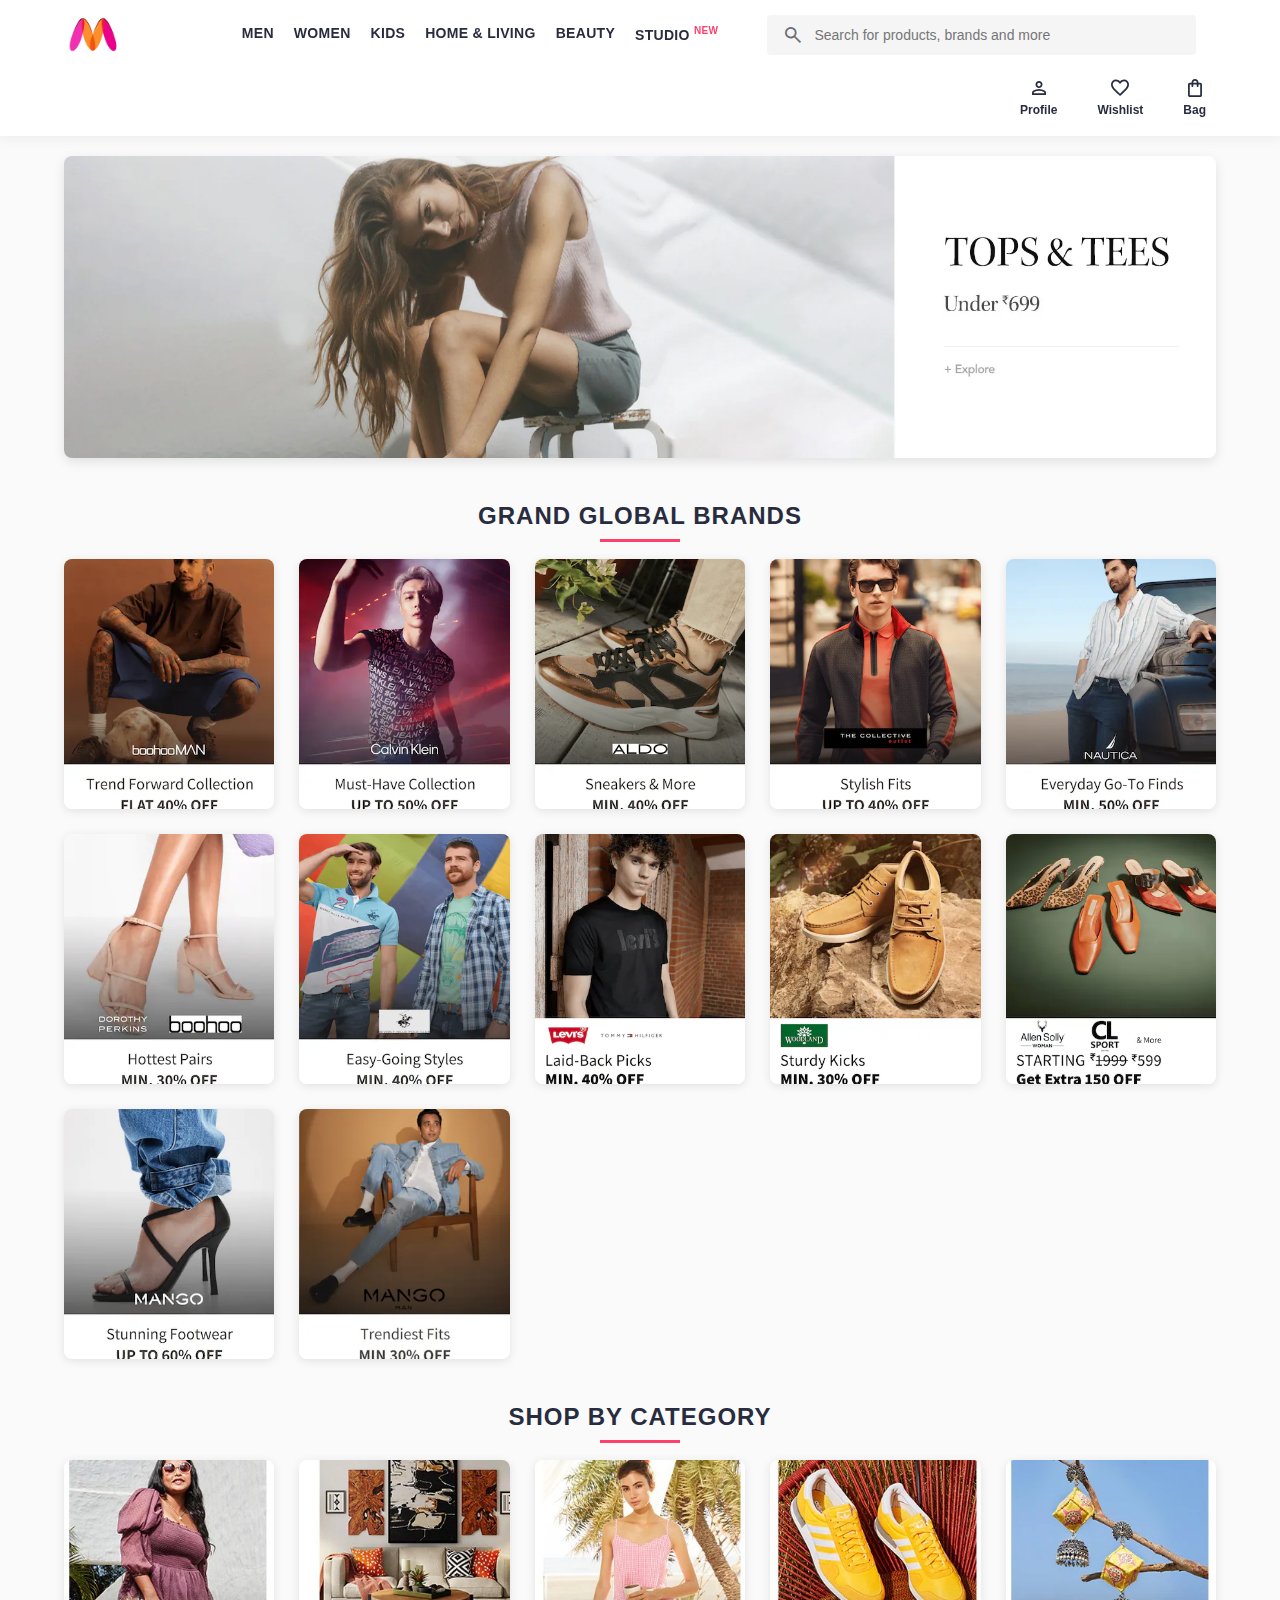
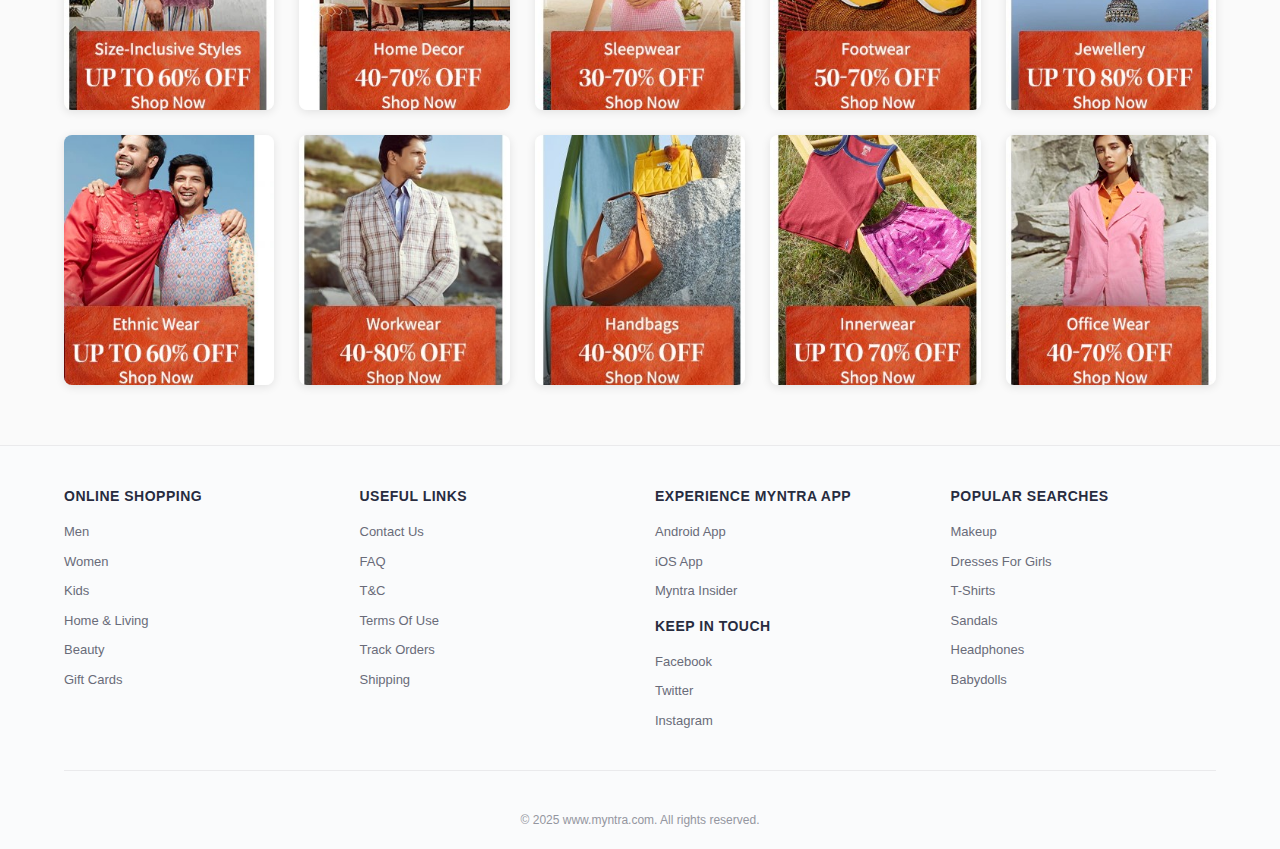
<file: index.html>
<!DOCTYPE html>
<html lang="en">
  <head>
    <meta charset="UTF-8" />
    <meta name="viewport" content="width=device-width, initial-scale=1.0" />
    <title>myntra.clone</title>

    <!-- Google Material Icons stylesheet -->
    <link
      rel="stylesheet"
      href="https://fonts.googleapis.com/css2?family=Material+Symbols+Outlined:opsz,wght,FILL,GRAD@20..48,100..700,0..1,-50..200"
    />
    <!-- Custom CSS stylesheet -->
    <link rel="stylesheet" href="./style.css" />
  </head>

  <body>
    <header>
  <!-- Logo container -->
  <div class="logo_container">
    <a href="#"><img class="myntra_home" src="./Images/logo/myntra_logo.webp" alt="Myntra Logo"/></a>
  </div>
  
  <!-- Mobile menu button (hamburger icon) -->
  <div class="mobile_menu_btn">
    <span class="material-symbols-outlined">menu</span>
  </div>

  <!-- Main navigation bar -->
  <nav class="nav_bar">
    <a href="#">MEN</a>
    <a href="#">WOMEN</a>
    <a href="#">KIDS</a>
    <a href="#">HOME & LIVING</a>
    <a href="#">BEAUTY</a>
    <a href="#">STUDIO <sup>NEW</sup></a>
  </nav>

  <!-- Search bar section -->
  <div class="search_bar">
    <span class="material-symbols-outlined search_icon">search</span>
    <input
      class="search_input"
      placeholder="Search for products, brands and more"
    />
  </div>

  <!-- Action items (profile, wishlist, bag) - Now with mobile specific classes -->
  <div class="action_bar">
    <div class="action_container profile_container">
      <span class="material-symbols-outlined">person</span>
      <span class="action_label">Profile</span>
    </div>

    <div class="action_container wishlist_container">
      <span class="material-symbols-outlined">favorite</span>
      <span class="action_label">Wishlist</span>
    </div>

    <div class="action_container bag_container">
      <span class="material-symbols-outlined">shopping_bag</span>
      <span class="action_label">Bag</span>
      <!-- <span class="bag_count">0</span> -->
    </div>
  </div>
</header>

    <!-- Main content section -->
    <main>
      <!-- Banner section -->
      <div class="banner_container">
        <img
          class="banner_image"
          src="./Images/banner/banner.jpg"
          alt="banner"
        />
      </div>

      <!-- Grand Global Brands section -->
      <div class="categroies_heading">Grand Global Brands</div>
      <div class="categroies_items">
        <a href="#"
          ><img class="image_items" src="./Images/offers/1.png" alt="Brand 1"
        /></a>
        <a href="#"
          ><img class="image_items" src="./Images/offers/2.png" alt="Brand 2"
        /></a>
        <a href="#"
          ><img class="image_items" src="./Images/offers/3.png" alt="Brand 3"
        /></a>
        <a href="#"
          ><img class="image_items" src="./Images/offers/4.png" alt="Brand 4"
        /></a>
        <a href="#"
          ><img class="image_items" src="./Images/offers/5.png" alt="Brand 5"
        /></a>
        <a href="#"
          ><img class="image_items" src="./Images/offers/6.png" alt="Brand 6"
        /></a>
        <a href="#"
          ><img class="image_items" src="./Images/offers/7.png" alt="Brand 7"
        /></a>
        <a href="#"
          ><img class="image_items" src="./Images/offers/8.png" alt="Brand 8"
        /></a>
        <a href="#"
          ><img class="image_items" src="./Images/offers/9.png" alt="Brand 9"
        /></a>
        <a href="#"
          ><img class="image_items" src="./Images/offers/10.png" alt="Brand 10"
        /></a>
        <a href="#"
          ><img class="image_items" src="./Images/offers/11.png" alt="Brand 11"
        /></a>
        <a href="#"
          ><img class="image_items" src="./Images/offers/12.png" alt="Brand 12"
        /></a>
      </div>

      <!-- Shop By Category section -->
      <div class="categroies_heading">Shop By Category</div>
      <div class="categroies_items">
        <a href="#"
          ><img
            class="image_items"
            src="./Images/categories/1.jpg"
            alt="Category 1"
        /></a>
        <a href="#"
          ><img
            class="image_items"
            src="./Images/categories/2.jpg"
            alt="Category 2"
        /></a>
        <a href="#"
          ><img
            class="image_items"
            src="./Images/categories/3.jpg"
            alt="Category 3"
        /></a>
        <a href="#"
          ><img
            class="image_items"
            src="./Images/categories/4.jpg"
            alt="Category 4"
        /></a>
        <a href="#"
          ><img
            class="image_items"
            src="./Images/categories/5.jpg"
            alt="Category 5"
        /></a>
        <a href="#"
          ><img
            class="image_items"
            src="./Images/categories/6.jpg"
            alt="Category 6"
        /></a>
        <a href="#"
          ><img
            class="image_items"
            src="./Images/categories/7.jpg"
            alt="Category 7"
        /></a>
        <a href="#"
          ><img
            class="image_items"
            src="./Images/categories/8.jpg"
            alt="Category 8"
        /></a>
        <a href="#"
          ><img
            class="image_items"
            src="./Images/categories/9.jpg"
            alt="Category 9"
        /></a>
        <a href="#"
          ><img
            class="image_items"
            src="./Images/categories/10.jpg"
            alt="Category 10"
        /></a>
      </div>
    </main>

    <!-- FOOTER SECTION -->
    <footer>
        <div class="footer_container">
            <div class="footer_column">
                <h3>Online Shopping</h3>
                <a href="#">Men</a>
                <a href="#">Women</a>
                <a href="#">Kids</a>
                <a href="#">Home & Living</a>
                <a href="#">Beauty</a>
                <a href="#">Gift Cards</a>
            </div>
            
            <div class="footer_column">
                <h3>Useful Links</h3>
                <a href="#">Contact Us</a>
                <a href="#">FAQ</a>
                <a href="#">T&C</a>
                <a href="#">Terms Of Use</a>
                <a href="#">Track Orders</a>
                <a href="#">Shipping</a>
            </div>
            
            <div class="footer_column">
                <h3>Experience Myntra App</h3>
                <a href="#">Android App</a>
                <a href="#">iOS App</a>
                <a href="#">Myntra Insider</a>
                <h3 style="margin-top: 15px;">Keep In Touch</h3>
                <a href="#">Facebook</a>
                <a href="#">Twitter</a>
                <a href="#">Instagram</a>
            </div>
            
            <div class="footer_column">
                <h3>Popular Searches</h3>
                <a href="#">Makeup</a>
                <a href="#">Dresses For Girls</a>
                <a href="#">T-Shirts</a>
                <a href="#">Sandals</a>
                <a href="#">Headphones</a>
                <a href="#">Babydolls</a>
            </div>
        </div>
        
        <hr>
        
        <div class="copyright">
            © 2025 www.myntra.com. All rights reserved.
        </div>
    </footer>
    <script>
        // Mobile Menu Toggle Functionality
        document.querySelector('.mobile_menu_btn').addEventListener('click', function() {
            const navBar = document.querySelector('.nav_bar');
            const searchBar = document.querySelector('.search_bar');
            
            navBar.classList.toggle('active');
            searchBar.classList.toggle('active');
            
            // Close menu when clicking outside
            if (navBar.classList.contains('active')) {
                document.addEventListener('click', function closeMenu(e) {
                    if (!e.target.closest('.mobile_menu_btn') && !e.target.closest('.nav_bar')) {
                        navBar.classList.remove('active');
                        searchBar.classList.remove('active');
                        document.removeEventListener('click', closeMenu);
                    }
                });
            }
        });
    </script>
  </body>
</html>
</file>
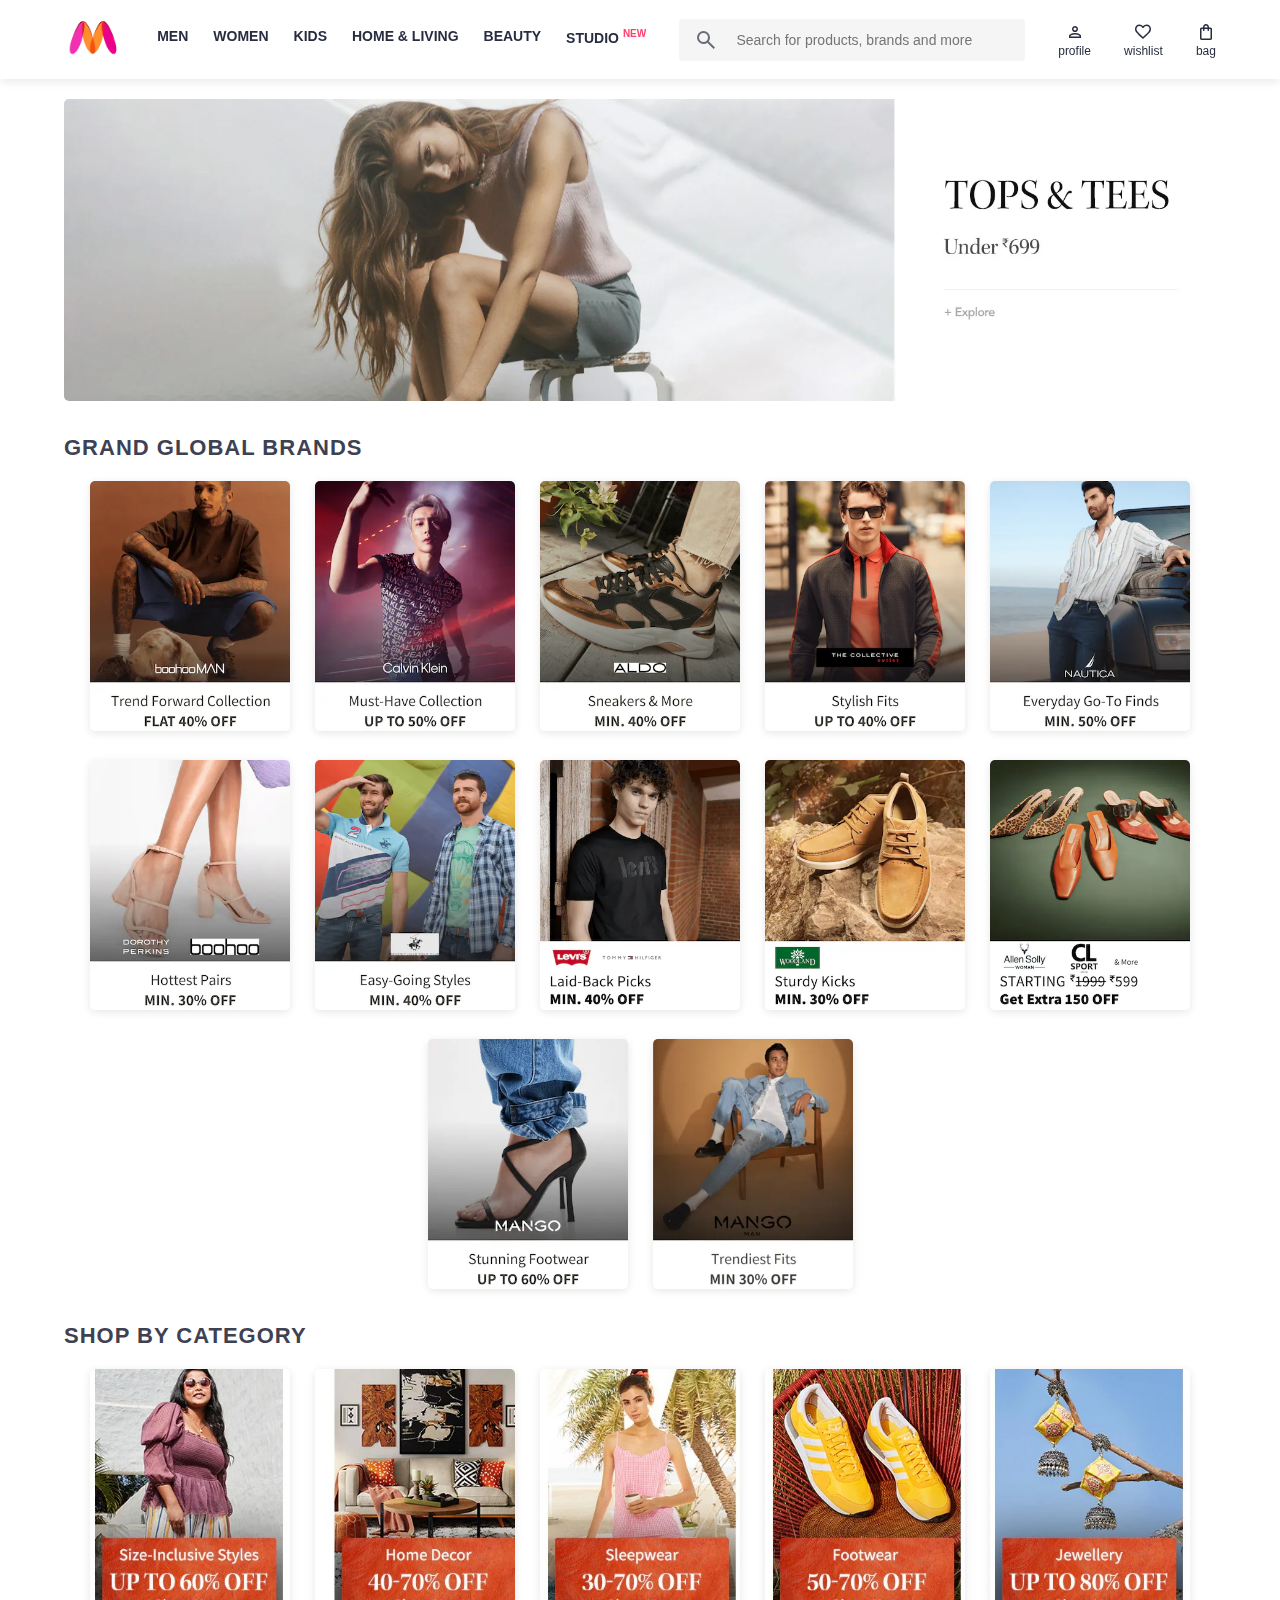
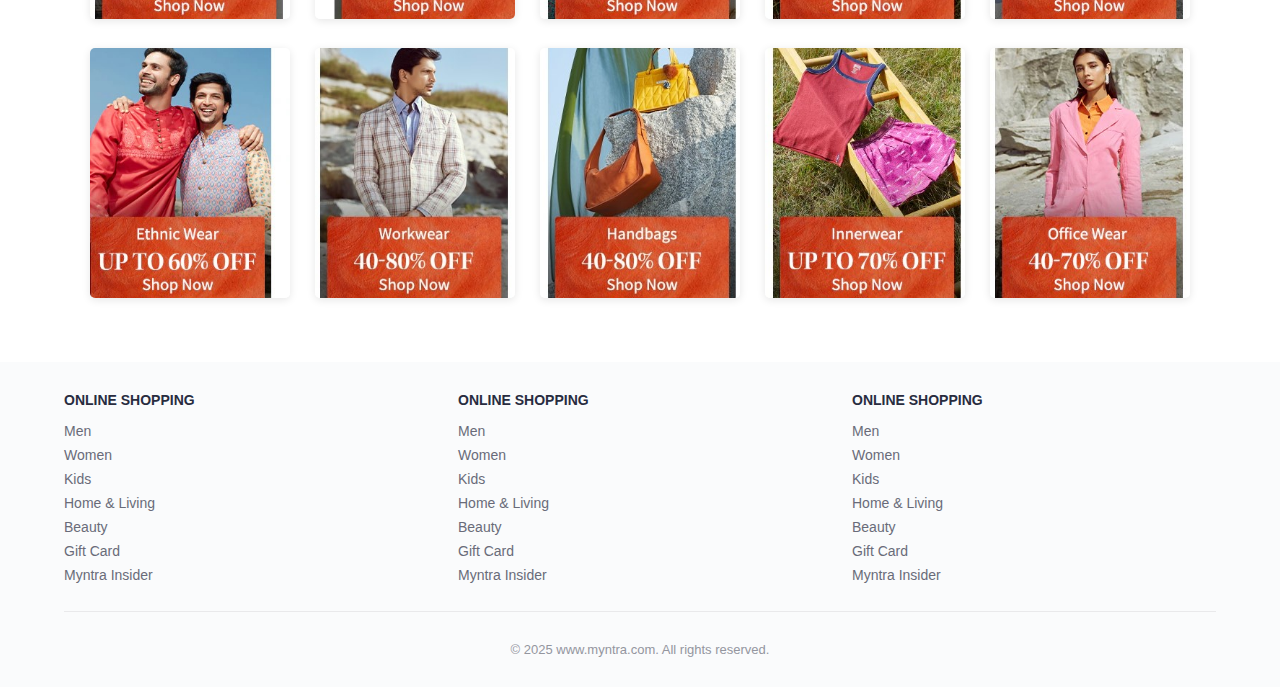
<file: myntra_clone/index.html>
<!DOCTYPE html>
<html lang="en">
  <head>
    <meta charset="UTF-8" />
    <meta name="viewport" content="width=device-width, initial-scale=1.0" />
    <title>myntra.clone</title>
    
    <!-- Google Material Icons stylesheet -->
    <link
      rel="stylesheet"
      href="https://fonts.googleapis.com/css2?family=Material+Symbols+Outlined:opsz,wght,FILL,GRAD@20..48,100..700,0..1,-50..200"
    />
    <!-- Custom CSS stylesheet -->
    <link rel="stylesheet" href="./style.css" />
  </head>
  
  <body>
    <!-- Header section containing logo, navigation, search and action items -->
    <header>
      <!-- Logo container -->
      <div class="logo_container">
        <a href="#"><img class="myntra_home" src="./logo/myntra_logo.webp" alt="Myntra Logo"/></a>
      </div>
      
      <!-- Main navigation bar -->
      <nav class="nav_bar">
        <a href="#">MEN</a>
        <a href="#">WOMEN</a>
        <a href="#">KIDS</a>
        <a href="#">HOME & LIVING</a>
        <a href="#">BEAUTY</a>
        <a href="#">STUDIO <sup>NEW</sup></a>
      </nav>

      <!-- Search bar section -->
      <div class="search_bar">
        <span class="material-symbols-outlined search_icon">search</span>
        <input
          class="search_input"
          placeholder="Search for products, brands and more"
        />
      </div>

      <!-- Action items (profile, wishlist, bag) -->
      <div class="action_container">
        <span class="material-symbols-outlined">person</span>
        <span>profile</span>
      </div>

      <div class="action_container">
        <span class="material-symbols-outlined">favorite</span>
        <span>wishlist</span>
      </div>

      <div class="action_container">
        <span class="material-symbols-outlined">shopping_bag</span>
        <span>bag</span>
      </div>
    </header>
    
    <!-- Main content section -->
    <main>
      <!-- Banner section -->
      <div class="banner_container">
        <img class="banner_image" src="./banner/banner.jpg" alt="banner" />
      </div>
      
      <!-- Grand Global Brands section -->
      <div class="categroies_heading">Grand Global Brands</div>
      <div class="categroies_items">
        <a href="#"><img class="image_items" src="./categories/offers/1.png" alt="Brand 1"/></a>
        <a href="#"><img class="image_items" src="./categories/offers/2.png" alt="Brand 2"/></a>
        <a href="#"><img class="image_items" src="./categories/offers/3.png" alt="Brand 3"/></a>
        <a href="#"><img class="image_items" src="./categories/offers/4.png" alt="Brand 4"/></a>
        <a href="#"><img class="image_items" src="./categories/offers/5.png" alt="Brand 5"/></a>
        <a href="#"><img class="image_items" src="./categories/offers/6.png" alt="Brand 6"/></a>
        <a href="#"><img class="image_items" src="./categories/offers/7.png" alt="Brand 7"/></a>
        <a href="#"><img class="image_items" src="./categories/offers/8.png" alt="Brand 8"/></a>
        <a href="#"><img class="image_items" src="./categories/offers/9.png" alt="Brand 9"/></a>
        <a href="#"><img class="image_items" src="./categories/offers/10.png" alt="Brand 10"/></a>
        <a href="#"><img class="image_items" src="./categories/offers/11.png" alt="Brand 11"/></a>
        <a href="#"><img class="image_items" src="./categories/offers/12.png" alt="Brand 12"/></a>
      </div>

      <!-- Shop By Category section -->
      <div class="categroies_heading">Shop By Category</div>
      <div class="categroies_items">
        <a href="#"><img class="image_items" src="categories/1.jpg" alt="Category 1"/></a>
        <a href="#"><img class="image_items" src="categories/2.jpg" alt="Category 2"/></a>
        <a href="#"><img class="image_items" src="categories/3.jpg" alt="Category 3"/></a>
        <a href="#"><img class="image_items" src="categories/4.jpg" alt="Category 4"/></a>
        <a href="#"><img class="image_items" src="categories/5.jpg" alt="Category 5"/></a>
        <a href="#"><img class="image_items" src="categories/6.jpg" alt="Category 6"/></a>
        <a href="#"><img class="image_items" src="categories/7.jpg" alt="Category 7"/></a>
        <a href="#"><img class="image_items" src="categories/8.jpg" alt="Category 8"/></a>
        <a href="#"><img class="image_items" src="categories/9.jpg" alt="Category 9"/></a>
        <a href="#"><img class="image_items" src="categories/10.jpg" alt="Category 10"/></a>
      </div>
    </main>
    
    <!-- Footer section -->
    <footer>
      <div class="footer_container">
          <!-- First footer column -->
          <div class="footer_column">
              <h3>ONLINE SHOPPING</h3>
              <a href="#">Men</a>
              <a href="#">Women</a>
              <a href="#">Kids</a>
              <a href="#">Home & Living</a>
              <a href="#">Beauty</a>
              <a href="#">Gift Card</a>
              <a href="#">Myntra Insider</a>
          </div>

          <!-- Second footer column -->
          <div class="footer_column">
              <h3>ONLINE SHOPPING</h3>
              <a href="#">Men</a>
              <a href="#">Women</a>
              <a href="#">Kids</a>
              <a href="#">Home & Living</a>
              <a href="#">Beauty</a>
              <a href="#">Gift Card</a>
              <a href="#">Myntra Insider</a>
          </div>

          <!-- Third footer column -->
          <div class="footer_column">
              <h3>ONLINE SHOPPING</h3>
              <a href="#">Men</a>
              <a href="#">Women</a>
              <a href="#">Kids</a>
              <a href="#">Home & Living</a>
              <a href="#">Beauty</a>
              <a href="#">Gift Card</a>
              <a href="#">Myntra Insider</a>
          </div>
      </div>
      <hr>

      <!-- Copyright notice -->
      <div class="copyright">
          © 2025 www.myntra.com. All rights reserved.
      </div>
    </footer>
  </body>
</html>
</file>
<file: style.css>
/* ===== GLOBAL RESETS & BASE ===== */
        * {
            margin: 0;
            padding: 0;
            box-sizing: border-box;
            font-family: 'Segoe UI', Roboto, Oxygen, Ubuntu, Cantarell, 'Open Sans', 'Helvetica Neue', sans-serif;
        }
        
        body {
            background-color: #fafafa;
            color: #282c3f;
            line-height: 1.5;
        }
        
        a {
            text-decoration: none;
            color: inherit;
        }
        
        img {
            max-width: 100%;
            display: block;
        }
        
        /* ===== HEADER STYLES ===== */
        header {
            background-color: white;
            box-shadow: 0 4px 12px rgba(0, 0, 0, 0.05);
            position: sticky;
            top: 0;
            z-index: 1000;
            padding: 12px 5%;
            display: flex;
            align-items: center;
            justify-content: space-between;
            flex-wrap: wrap;
            gap: 15px;
        }
        
        /* Logo */
        .logo_container {
            flex: 1 0 120px;
        }
        
        .logo_container img {
            height: 45px;
        }
        
        /* Navigation */
        .nav_bar {
            display: flex;
            gap: 20px;
            flex: 1 1 auto;
            justify-content: center;
        }
        
        .nav_bar a {
            font-size: 14px;
            font-weight: 700;
            letter-spacing: 0.3px;
            color: #282c3f;
            padding: 10px 0;
            text-transform: uppercase;
            position: relative;
            transition: color 0.3s ease;
        }
        
        .nav_bar a:hover {
            color: #ff3f6c;
        }
        
        .nav_bar a:hover::after {
            content: '';
            position: absolute;
            bottom: 0;
            left: 0;
            right: 0;
            height: 3px;
            background-color: #ff3f6c;
        }
        
        .nav_bar a sup {
            color: #ff3f6c;
            font-size: 10px;
            vertical-align: super;
        }
        
        /* Search Bar */
        .search_bar {
            flex: 1 1 400px;
            max-width: 500px;
            height: 40px;
            background-color: #f5f5f6;
            border-radius: 4px;
            display: flex;
            align-items: center;
            padding: 0 15px;
            margin: 0 20px;
            transition: background-color 0.3s ease;
        }
        
        .search_bar:hover {
            background-color: #eaeaec;
        }
        
        .search_icon {
            color: #696e79;
            font-size: 20px;
            margin-right: 10px;
        }
        
        .search_input {
            flex: 1;
            border: none;
            background: transparent;
            font-size: 14px;
            outline: none;
            color: #282c3f;
        }
        
        /* Action Bar */
        .action_bar {
            display: flex;
            gap: 20px;
            flex: 1 0 auto;
            justify-content: flex-end;
        }
        
        .action_container {
            display: flex;
            flex-direction: column;
            align-items: center;
            padding: 5px 10px;
            cursor: pointer;
            position: relative;
            transition: all 0.3s ease;
        }
        
        .action_container:hover {
            color: #ff3f6c;
        }
        
        .action_container:hover .material-symbols-outlined {
            transform: scale(1.1);
        }
        
        .material-symbols-outlined {
            font-size: 22px;
            transition: transform 0.3s ease;
        }
        
        .action_label {
            font-size: 12px;
            font-weight: 600;
            margin-top: 2px;
        }
        
        .bag_count {
            position: absolute;
            top: 0;
            right: 5px;
            background-color: #ff3f6c;
            color: white;
            border-radius: 50%;
            width: 16px;
            height: 16px;
            font-size: 10px;
            display: flex;
            align-items: center;
            justify-content: center;
            font-weight: 700;
        }
        
        /* Mobile Menu Button */
        .mobile_menu_btn {
            display: none;
            cursor: pointer;
        }
        
        /* ===== MAIN CONTENT ===== */
        main {
            padding: 20px 5%;
        }
        
        /* Banner */
        .banner_container {
            width: 100%;
            border-radius: 8px;
            overflow: hidden;
            margin-bottom: 30px;
            box-shadow: 0 4px 12px rgba(0, 0, 0, 0.1);
        }
        
        .banner_image {
            width: 100%;
            height: auto;
            transition: transform 0.5s ease;
        }
        
        .banner_container:hover .banner_image {
            transform: scale(1.02);
        }
        
        /* Categories */
        .categroies_heading {
            font-size: 24px;
            font-weight: 700;
            text-align: center;
            margin: 40px 0 25px;
            color: #282c3f;
            position: relative;
            text-transform: uppercase;
            letter-spacing: 1px;
        }
        
        .categroies_heading::after {
            content: '';
            position: absolute;
            bottom: -8px;
            left: 50%;
            transform: translateX(-50%);
            width: 80px;
            height: 3px;
            background-color: #ff3f6c;
        }
        
        .categroies_items {
            display: grid;
            grid-template-columns: repeat(auto-fill, minmax(200px, 1fr));
            gap: 25px;
            margin: 0 auto;
            max-width: 1400px;
        }
        
        .image_items {
            width: 100%;
            height: 250px;
            object-fit: cover;
            border-radius: 8px;
            transition: all 0.3s ease;
            box-shadow: 0 2px 10px rgba(0, 0, 0, 0.1);
        }
        
        .image_items:hover {
            transform: translateY(-5px);
            box-shadow: 0 8px 20px rgba(0, 0, 0, 0.15);
        }
        
        /* ===== FOOTER ===== */
        footer {
            background-color: #fafbfc;
            padding: 40px 5% 20px;
            border-top: 1px solid #eaeaec;
            margin-top: 40px;
        }
        
        .footer_container {
            display: grid;
            grid-template-columns: repeat(auto-fit, minmax(200px, 1fr));
            gap: 30px;
            max-width: 1200px;
            margin: 0 auto 30px;
        }
        
        .footer_column h3 {
            font-size: 14px;
            color: #282c3f;
            margin-bottom: 15px;
            text-transform: uppercase;
            letter-spacing: 0.5px;
        }
        
        .footer_column a {
            display: block;
            font-size: 13px;
            color: #696b79;
            margin-bottom: 10px;
            transition: color 0.3s ease;
        }
        
        .footer_column a:hover {
            color: #ff3f6c;
        }
        
        hr {
            border: none;
            border-top: 1px solid #eaeaec;
            max-width: 1200px;
            margin: 20px auto;
        }
        
        .copyright {
            text-align: center;
            font-size: 12px;
            color: #94969f;
            padding-top: 20px;
        }
        
        /* ===== RESPONSIVE BREAKPOINTS ===== */
        @media (max-width: 1200px) {
            .search_bar {
                max-width: 350px;
            }
            
            .nav_bar {
                gap: 15px;
            }
        }
        
        @media (max-width: 992px) {
            header {
                padding: 12px 3%;
            }
            
            .search_bar {
                max-width: 300px;
            }
            
            .categroies_items {
                grid-template-columns: repeat(auto-fill, minmax(180px, 1fr));
            }
            
            .image_items {
                height: 220px;
            }
        }
        
        @media (max-width: 768px) {
            .mobile_menu_btn {
                display: block;
                order: 1;
            }
            
            .logo_container {
                order: 0;
                text-align: center;
            }
            
            .nav_bar {
                display: none;
                order: 4;
                width: 100%;
                flex-direction: column;
                background-color: white;
                padding: 15px 0;
                box-shadow: 0 4px 12px rgba(0, 0, 0, 0.1);
                position: absolute;
                top: 100%;
                left: 0;
            }
            
            .nav_bar.active {
                display: flex;
            }
            
            .nav_bar a {
                padding: 12px 20px;
                border-bottom: 1px solid #f5f5f6;
            }
            
            .nav_bar a:hover::after {
                display: none;
            }
            
            .search_bar {
                order: 3;
                width: 100%;
                max-width: 100%;
                margin: 15px 0 0;
                display: none;
            }
            
            .search_bar.active {
                display: flex;
            }
            
            .action_bar {
                order: 2;
                gap: 15px;
            }
            
            .action_label {
                display: none;
            }
            
            .categroies_items {
                grid-template-columns: repeat(auto-fill, minmax(160px, 1fr));
                gap: 15px;
            }
            
            .image_items {
                height: 200px;
            }
        }
        
        @media (max-width: 576px) {
            .action_bar {
                gap: 10px;
            }
            
            .material-symbols-outlined {
                font-size: 20px;
            }
            
            .categroies_items {
                grid-template-columns: repeat(auto-fill, minmax(140px, 1fr));
            }
            
            .image_items {
                height: 180px;
            }
            
            .categroies_heading {
                font-size: 20px;
                margin: 30px 0 20px;
            }
            
            .footer_container {
                grid-template-columns: repeat(auto-fit, minmax(150px, 1fr));
                gap: 20px;
            }
        }
        
        @media (max-width: 400px) {
            .categroies_items {
                grid-template-columns: repeat(auto-fill, minmax(120px, 1fr));
            }
            
            .image_items {
                height: 160px;
            }
            
            .logo_container img {
                height: 36px;
            }
        }
</file>
<file: myntra_clone/style.css>
/* Reset and Base Styles */
* {
    margin: 0;
    padding: 0;
    box-sizing: border-box;
    font-family: 'Segoe UI', Tahoma, Geneva, Verdana, sans-serif;
}

/* ========== HEADER STYLES ========== */
header {
    display: flex;
    justify-content: space-between;
    align-items: center;
    padding: 15px 5%; 
    background: white;
    box-shadow: 0 2px 10px rgba(0,0,0,0.1);
    position: sticky; 
    top: 0;
    z-index: 100;
}

/* Logo styles */
.logo_container img {
    height: 45px; 
}

/* ========== NAVIGATION BAR ========== */
.nav_bar {
    display: flex;
    gap: 25px;
} 

.nav_bar a {
    text-decoration: none;
    color: #282c3f; 
    font-weight: 600;
    font-size: 14px;
    text-transform: uppercase; 
    padding-bottom: 5px; 
}

/* Hover effect for nav items */
.nav_bar a:hover {
    border-bottom: 3px solid #ff3f6c;
    color: #ff3f6c; 
}

/* Style for NEW superscript */
.nav_bar a sup {
    color: #ff3f6c; 
    font-size: 10px; 
}

/* ========== SEARCH BAR ========== */
.search_bar {
    display: flex;
    align-items: center;
    width: 30%; 
    min-width: 250px; 
    background: #f5f5f6; 
    border-radius: 4px; 
    padding: 5px; 
}

.search_icon {
    color: #696e79;
    padding: 0 10px; 
}

.search_input {
    width: 100%;
    border: none;
    background: transparent; 
    padding: 8px;
    outline: none; 
    font-size: 14px;
}

/* ========== ACTION ICONS (Profile, Wishlist, Bag) ========== */
.action_container {
    display: flex;
    flex-direction: column; 
    align-items: center;
    font-size: 12px;
    color: #282c3f; 
    cursor: pointer; 
}

/* Material icon styling */
.action_container span.material-symbols-outlined {
    font-size: 20px;
    margin-bottom: 2px; 
}

/* ========== MAIN CONTENT AREA ========== */
main {
    padding: 20px 5%; 
}

/* Banner image container */
.banner_container {
    margin-bottom: 30px;
}

.banner_image {
    width: 100%; 
    border-radius: 5px; 
}

/* ========== CATEGORY SECTIONS ========== */
/* Section headings */
.categroies_heading {
    font-size: 22px;
    font-weight: 700;
    color: #3e4152; 
    margin: 30px 0 20px; 
    text-transform: uppercase; 
    letter-spacing: 1px; 
}
/* Grid of category items */
.categroies_items {
    display: flex;
    flex-wrap: wrap; 
    gap: 25px; 
    justify-content: center; 
}

/* Individual category images */
.image_items {
    width: 200px; 
    height: 250px; 
    object-fit: cover; 
    border-radius: 5px; 
    transition: transform 0.3s; 
    box-shadow: 0 2px 8px rgba(0,0,0,0.1); 
}

/* Hover effect for category items */
.image_items:hover {
    transform: scale(1.05); 
    box-shadow: 0 4px 12px rgba(0,0,0,0.15); 
}

/* ========== FOOTER STYLES ========== */
footer {
    background: #fafbfc; 
    padding: 30px 5% 20px; 
    margin-top: 40px; 
}

/* Footer columns container */
.footer_container {
    display: flex;
    justify-content: space-between; 
    flex-wrap: wrap; 
    gap: 30px; 
}

/* Individual footer columns */
.footer_column {
    flex: 1; 
    min-width: 150px; 
}

/* Footer headings */
.footer_column h3 {
    font-size: 14px;
    color: #282c3f;
    margin-bottom: 15px; 
    text-transform: uppercase; 
}

/* Footer links */
.footer_column a {
    display: block;
    color: #696b79; 
    text-decoration: none;
    margin-bottom: 8px; 
    font-size: 14px;
}

/* Footer link hover effect */
.footer_column a:hover {
    color: #ff3f6c; 
}

/* Horizontal rule separator */
hr {
    border: none;
    height: 1px;
    background: #e9e9eb; 
    margin: 20px 0; 
}

/* Copyright text */
.copyright {
    text-align: center;
    color: #94969f; 
    font-size: 13px;
    padding: 10px;
}
</file>
